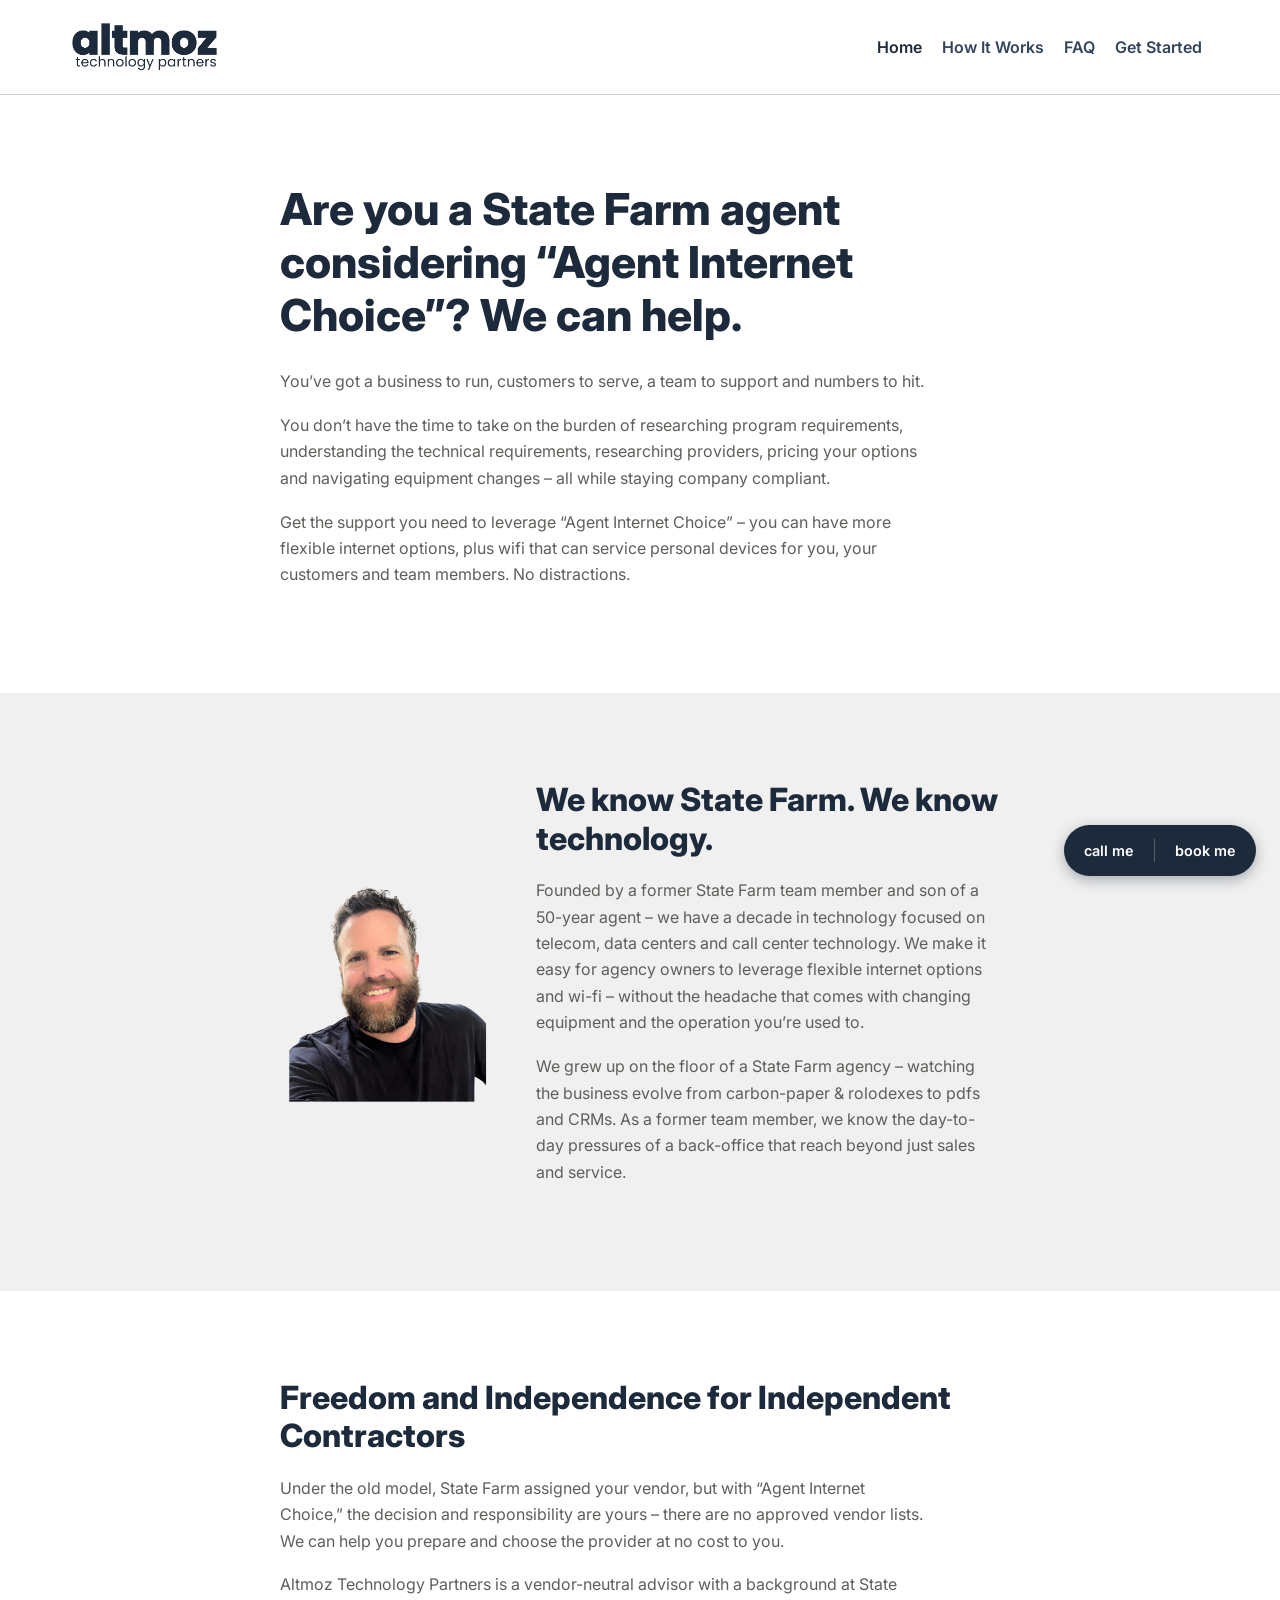
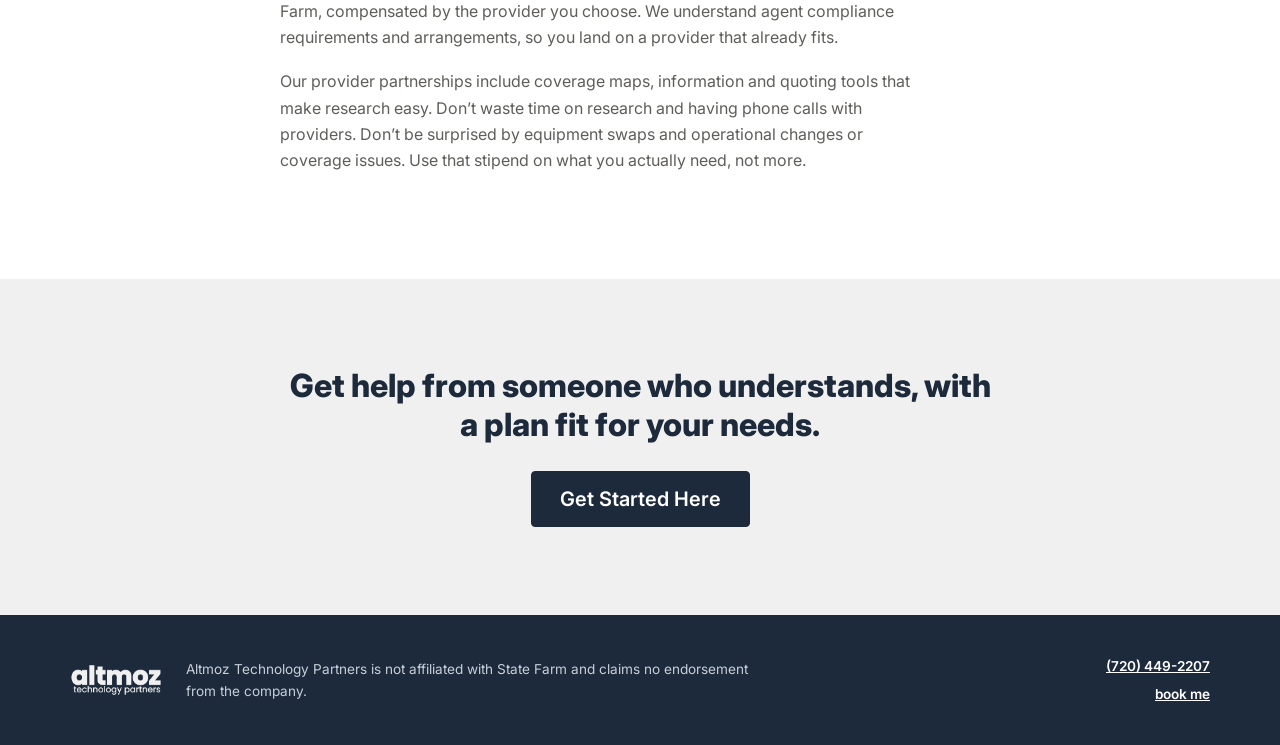
<file: index.html>
<!DOCTYPE html>
<html lang="en">
<head>
  <meta charset="UTF-8">
  <meta name="viewport" content="width=device-width, initial-scale=1.0">
  <title>Altmoz Technology Partners — Agent Internet Choice, Made Easy</title>
  <meta name="description" content="Vendor-neutral technology advisor helping State Farm agents navigate Agent Internet Choice — at no cost to you.">

  <!-- Bootstrap CDN (no build pipeline) -->
  <link href="https://cdn.jsdelivr.net/npm/bootstrap@5.3.3/dist/css/bootstrap.min.css" rel="stylesheet">

  <!-- Inter typeface -->
  <link rel="preconnect" href="https://fonts.googleapis.com">
  <link rel="preconnect" href="https://fonts.gstatic.com" crossorigin>
  <link href="https://fonts.googleapis.com/css2?family=Inter:wght@300;400;600;800&display=swap" rel="stylesheet">

  <link rel="stylesheet" href="css/style.css">

  <!-- favicons -->
  <link rel="icon" type="image/x-icon" href="/favicon.ico">
  <link rel="icon" type="image/png" sizes="32x32" href="/favicon-32x32.png">
  <link rel="icon" type="image/png" sizes="16x16" href="/favicon-16x16.png">
  <link rel="apple-touch-icon" href="/apple-touch-icon.png">

  
</head>
<body>

  <a class="skip-link" href="#main">Skip to main content</a>

  <!-- ============ HEADER / NAV ============ -->
  <header class="site-header">
    <nav class="navbar navbar-expand-md container py-3" aria-label="Main navigation">
      <a class="navbar-brand" href="index.html">
        <img src="images/altmoz-logo-color.png" alt="Altmoz Technology Partners" height="52">
      </a>
      <button class="navbar-toggler" type="button" data-bs-toggle="collapse" data-bs-target="#mainNav" aria-controls="mainNav" aria-expanded="false" aria-label="Toggle navigation">
        <span class="navbar-toggler-icon"></span>
      </button>
      <div class="collapse navbar-collapse justify-content-end" id="mainNav">
        <ul class="navbar-nav gap-1">
          <li class="nav-item"><a class="nav-link active" aria-current="page" href="index.html">Home</a></li>
          <li class="nav-item"><a class="nav-link" href="how-it-works.html">How It Works</a></li>
          <li class="nav-item"><a class="nav-link" href="faq.html">FAQ</a></li>
          <li class="nav-item"><a class="nav-link" href="get-started.html">Get Started</a></li>
        </ul>
      </div>
    </nav>
  </header>

  <main id="main">

    <!-- ============ CHALLENGE ============ -->
    <section class="section">
      <div class="section-inner">
        <h1>Are you a State Farm agent considering &ldquo;Agent Internet Choice&rdquo;? We can help.</h1>
        <p>You&rsquo;ve got a business to run, customers to serve, a team to support and numbers to hit.</p>
        <p>You don&rsquo;t have the time to take on the burden of researching program requirements, understanding the technical requirements, researching providers, pricing your options and navigating equipment changes &ndash; all while staying company compliant.</p>
        <p>Get the support you need to leverage &ldquo;Agent Internet Choice&rdquo; &ndash; you can have more flexible internet options, plus wifi that can service personal devices for you, your customers and team members. No distractions.</p>
      </div>
    </section>

    <!-- ============ CREDIBILITY ============ -->
    <section class="section section-alt">
      <div class="section-inner">
        <div class="row align-items-center g-4 g-md-5">
          <div class="col-md-4">
            <img src="images/founder-headshot.png"
                 alt="Founder of Altmoz Technology Partners"
                 class="img-fluid rounded"
                 style="max-width: 220px;">
          </div>
          <div class="col-md-8">
            <h2>We know State Farm. We know technology.</h2>
            <p>Founded by a former State Farm team member and son of a 50-year agent &ndash; we have a decade in technology focused on telecom, data centers and call center technology. We make it easy for agency owners to leverage flexible internet options and wi-fi &ndash; without the headache that comes with changing equipment and the operation you&rsquo;re used to.</p>
            <p>We grew up on the floor of a State Farm agency &ndash; watching the business evolve from carbon-paper &amp; rolodexes to pdfs and CRMs. As a former team member, we know the day-to-day pressures of a back-office that reach beyond just sales and service.</p>
          </div>
        </div>
      </div>
    </section>

    <!-- ============ OFFER ============ -->
    <section class="section">
      <div class="section-inner">
        <h2>Freedom and Independence for Independent Contractors</h2>
        <p>Under the old model, State Farm assigned your vendor, but with &ldquo;Agent Internet Choice,&rdquo; the decision and responsibility are yours &ndash; there are no approved vendor lists. We can help you prepare and choose the provider at no cost to you.</p>
        <p>Altmoz Technology Partners is a vendor-neutral advisor with a background at State Farm, compensated by the provider you choose. We understand agent compliance requirements and arrangements, so you land on a provider that already fits.</p>
        <p>Our provider partnerships include coverage maps, information and quoting tools that make research easy. Don&rsquo;t waste time on research and having phone calls with providers. Don&rsquo;t be surprised by equipment swaps and operational changes or coverage issues. Use that stipend on what you actually need, not more.</p>
      </div>
    </section>

    <!-- ============ CTA ============ -->
    <section class="section section-alt text-center">
      <div class="section-inner">
        <h2>Get help from someone who understands, with a plan fit for your needs.</h2>
        <a href="get-started.html" class="btn btn-navy btn-lg mt-2">Get Started Here</a>
      </div>
    </section>

  </main>

  <!-- ============ FOOTER ============ -->
  <footer class="site-footer">
    <div class="footer-inner">
      <img src="images/altmoz-logo-white.png" alt="Altmoz Technology Partners" class="footer-logo">
      <p class="footer-disclaimer">
        Altmoz Technology Partners is not affiliated with State Farm and claims no endorsement from the company.
      </p>
      <div class="footer-contact">
        <a href="tel:+17204492207">(720) 449-2207</a>
        <a href="https://calendly.com/peter-altmoz/agent-assessment">book me</a>
      </div>
    </div>
  </footer>

  <div class="contact-badge">
    <a href="tel:+17204492207">call me</a>
    <span class="badge-divider"></span>
    <a href="https://calendly.com/peter-altmoz/agent-assessment">book me</a>
  </div>

  <script src="https://cdn.jsdelivr.net/npm/bootstrap@5.3.3/dist/js/bootstrap.bundle.min.js"></script>
</body>
</html>
</file>
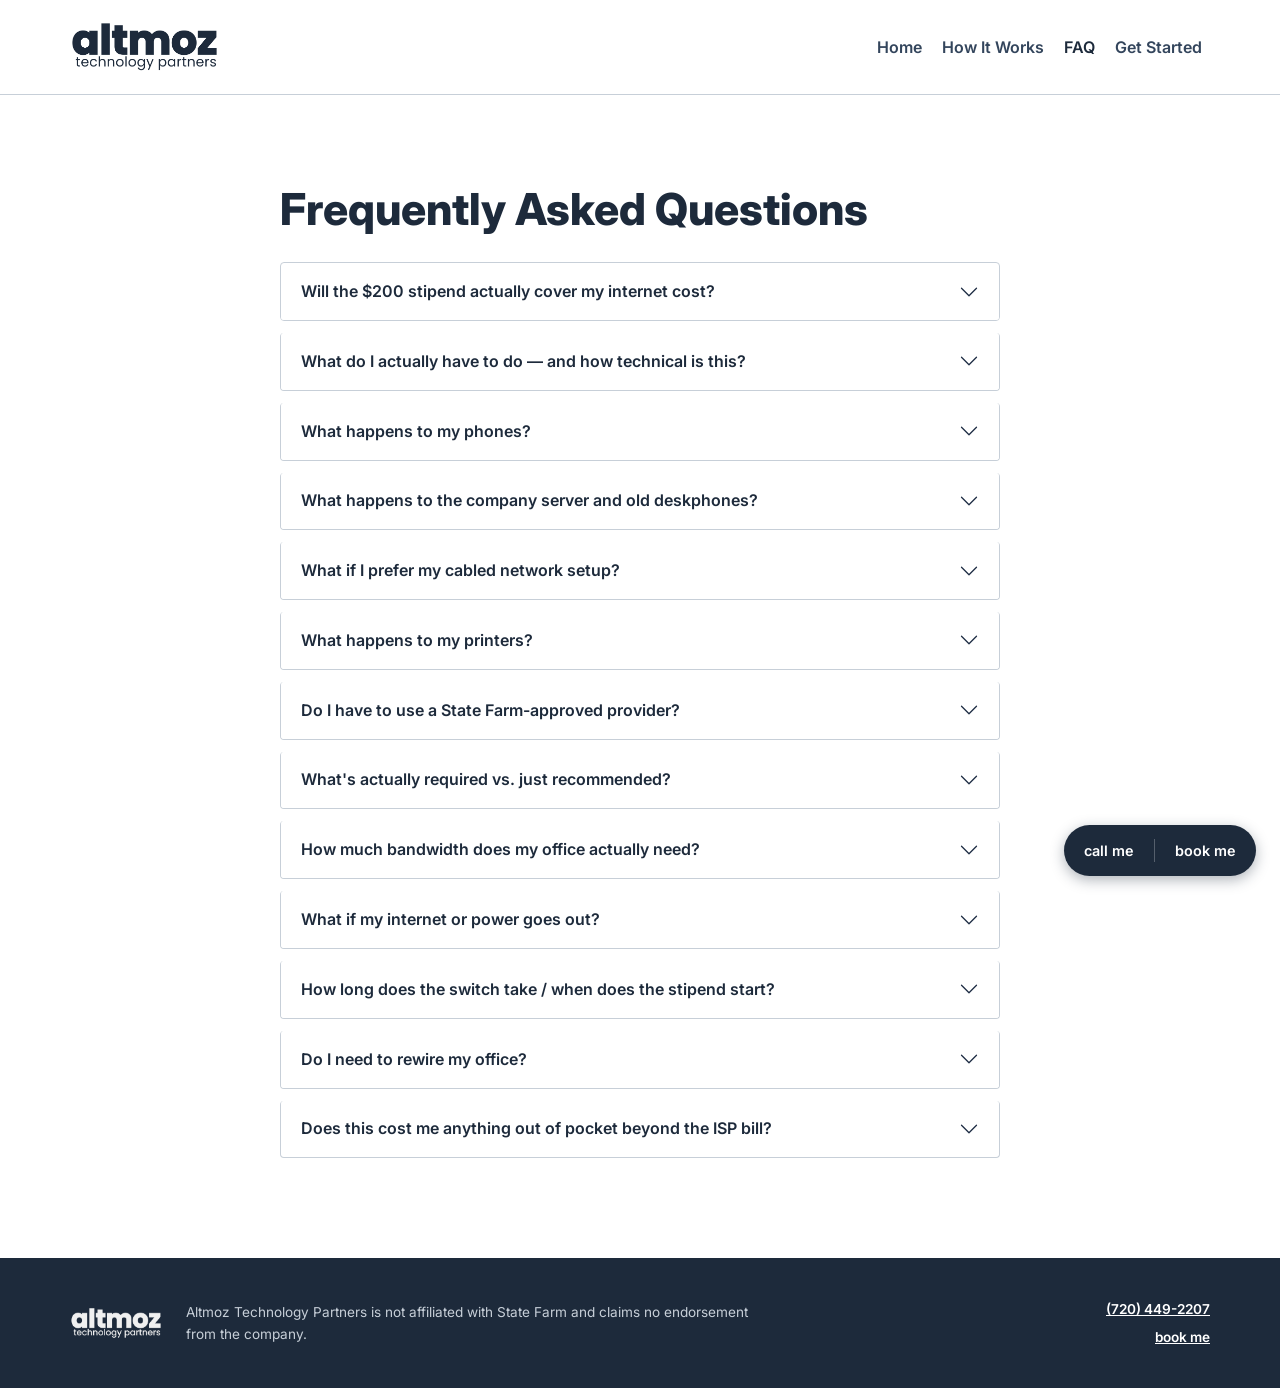
<file: faq.html>
<!DOCTYPE html>
<html lang="en">
<head>
  <meta charset="UTF-8">
  <meta name="viewport" content="width=device-width, initial-scale=1.0">
  <title>FAQ — Altmoz Technology Partners</title>
  <meta name="description" content="Answers to common questions about Agent Choice Internet, the stipend, equipment changes, and how Altmoz Technology Partners helps.">

  <!-- Bootstrap CDN (no build pipeline) -->
  <link href="https://cdn.jsdelivr.net/npm/bootstrap@5.3.3/dist/css/bootstrap.min.css" rel="stylesheet">

  <!-- Inter typeface -->
  <link rel="preconnect" href="https://fonts.googleapis.com">
  <link rel="preconnect" href="https://fonts.gstatic.com" crossorigin>
  <link href="https://fonts.googleapis.com/css2?family=Inter:wght@300;400;600;800&display=swap" rel="stylesheet">

  <link rel="stylesheet" href="css/style.css">

  <!-- favicons -->
  <link rel="icon" type="image/x-icon" href="/favicon.ico">
  <link rel="icon" type="image/png" sizes="32x32" href="/favicon-32x32.png">
  <link rel="icon" type="image/png" sizes="16x16" href="/favicon-16x16.png">
  <link rel="apple-touch-icon" href="/apple-touch-icon.png">

</head>
<body>

  <a class="skip-link" href="#main">Skip to main content</a>

  <!-- ============ HEADER / NAV ============ -->
  <header class="site-header">
    <nav class="navbar navbar-expand-md container py-3" aria-label="Main navigation">
      <a class="navbar-brand" href="index.html">
        <img src="images/altmoz-logo-color.png" alt="Altmoz Technology Partners" height="52">
      </a>
      <button class="navbar-toggler" type="button" data-bs-toggle="collapse" data-bs-target="#mainNav" aria-controls="mainNav" aria-expanded="false" aria-label="Toggle navigation">
        <span class="navbar-toggler-icon"></span>
      </button>
      <div class="collapse navbar-collapse justify-content-end" id="mainNav">
        <ul class="navbar-nav gap-1">
          <li class="nav-item"><a class="nav-link" href="index.html">Home</a></li>
          <li class="nav-item"><a class="nav-link" href="how-it-works.html">How It Works</a></li>
          <li class="nav-item"><a class="nav-link active" aria-current="page" href="faq.html">FAQ</a></li>
          <li class="nav-item"><a class="nav-link" href="get-started.html">Get Started</a></li>
        </ul>
      </div>
    </nav>
  </header>

  <main id="main">

    <!-- ============ FAQ ============ -->
    <section class="section">
      <div class="section-inner">
        <h1>Frequently Asked Questions</h1>

        <div class="accordion" id="faqAccordion">

          <!-- 1 -->
          <div class="accordion-item">
            <h2 class="accordion-header" id="faq-heading-1">
              <button class="accordion-button collapsed" type="button" data-bs-toggle="collapse" data-bs-target="#faq-collapse-1" aria-expanded="false" aria-controls="faq-collapse-1">
                Will the $200 stipend actually cover my internet cost?
              </button>
            </h2>
            <div id="faq-collapse-1" class="accordion-collapse collapse" aria-labelledby="faq-heading-1" data-bs-parent="#faqAccordion">
              <div class="accordion-body">
                <p>This depends on the location and what your office actually needs. Bandwidth, optional backup service, and certain networking equipment impact the price. There are no fees for working with Altmoz Technology Partners, however, potential install costs and agent supplied hardware might require an upfront investment.</p>
                <p>The stipend may fully cover your internet costs, exceed it, or need a modest supplement. While we can’t guarantee the price of your options, we will help you find the option that makes the best use of your stipend. Additional details about the stipend are between State Farm and its agents.</p>
              </div>
            </div>
          </div>

          <!-- 2 -->
          <div class="accordion-item">
            <h2 class="accordion-header" id="faq-heading-2">
              <button class="accordion-button collapsed" type="button" data-bs-toggle="collapse" data-bs-target="#faq-collapse-2" aria-expanded="false" aria-controls="faq-collapse-2">
                What do I actually have to do — and how technical is this?
              </button>
            </h2>
            <div id="faq-collapse-2" class="accordion-collapse collapse" aria-labelledby="faq-heading-2" data-bs-parent="#faqAccordion">
              <div class="accordion-body">
                <p>There is no need for you to become an IT expert with “Agent Choice Internet”. As your Technology Advisor, we handle the research, getting you quotes and help you weigh options – we help you make informed decision, prepare for the transition and avoid any pitfalls.</p>
                <p>Your job is easy – we need a quick intro call and follow-up to talk to review options. We help schedule the install. You will have a few steps internally, but they shouldn’t be hard – after we’ve talk you’ll need to opt-in and coordinate the timing on removal of company-equipment in order to complete the switch.</p>
              </div>
            </div>
          </div>

          <!-- 3 -->
          <div class="accordion-item">
            <h2 class="accordion-header" id="faq-heading-3">
              <button class="accordion-button collapsed" type="button" data-bs-toggle="collapse" data-bs-target="#faq-collapse-3" aria-expanded="false" aria-controls="faq-collapse-3">
                What happens to my phones?
              </button>
            </h2>
            <div id="faq-collapse-3" class="accordion-collapse collapse" aria-labelledby="faq-heading-3" data-bs-parent="#faqAccordion">
              <div class="accordion-body">
                <p>“Agent Choice Internet” comes with extra flexibility. You and your team will be untied from your desk – moving from desk phones to using your own headsets and the software on the computer (This means remote work easier too.). State Farm will work with you on the setup and help you return and eventually replace the existing equipment.</p>
                <p>Agents are responsible for supplying their own headsets. We can advise on compatible headsets that fit your needs, preferences, and budget.</p>
              </div>
            </div>
          </div>

          <!-- 4 -->
          <div class="accordion-item">
            <h2 class="accordion-header" id="faq-heading-4">
              <button class="accordion-button collapsed" type="button" data-bs-toggle="collapse" data-bs-target="#faq-collapse-4" aria-expanded="false" aria-controls="faq-collapse-4">
                What happens to the company server and old deskphones?
              </button>
            </h2>
            <div id="faq-collapse-4" class="accordion-collapse collapse" aria-labelledby="faq-heading-4" data-bs-parent="#faqAccordion">
              <div class="accordion-body">
                <p>There is a brief overlap when your new provider and existing setup will be in the office. State Farm will work with you to confirm you have secure access via your new provider and arrange for the removal and return of company-owned equipment.</p>
                <p>Existing desk phones are not compatible with “Agent Choice Internet”. The transition includes using your computer’s softphone to start, so you won’t need them. You may already be familiar with the computer set-up or are about to discover its convenience and flexibility over hardphones. State Farm can help you get access and confirm when you can remove the phones.</p>
              </div>
            </div>
          </div>

          <!-- 5 -->
          <div class="accordion-item">
            <h2 class="accordion-header" id="faq-heading-5">
              <button class="accordion-button collapsed" type="button" data-bs-toggle="collapse" data-bs-target="#faq-collapse-5" aria-expanded="false" aria-controls="faq-collapse-5">
                What if I prefer my cabled network setup?
              </button>
            </h2>
            <div id="faq-collapse-5" class="accordion-collapse collapse" aria-labelledby="faq-heading-5" data-bs-parent="#faqAccordion">
              <div class="accordion-body">
                <p>Some people like the reliability of wired internet over wi-fi. If that is your preference, you will have access to your existing network cables. Once the company server is removed, they can be plugged into to your new router at the same location. Some offices may require the purchase of a network switch to accommodate the number of cables they need.</p>
              </div>
            </div>
          </div>

          <!-- 6 -->
          <div class="accordion-item">
            <h2 class="accordion-header" id="faq-heading-6">
              <button class="accordion-button collapsed" type="button" data-bs-toggle="collapse" data-bs-target="#faq-collapse-6" aria-expanded="false" aria-controls="faq-collapse-6">
                What happens to my printers?
              </button>
            </h2>
            <div id="faq-collapse-6" class="accordion-collapse collapse" aria-labelledby="faq-heading-6" data-bs-parent="#faqAccordion">
              <div class="accordion-body">
                <p>State Farm may replace some models in the transition process. The company will confirm if your printer needs to be swapped before the switch is completed and provide its replacement. USB connected printers are unaffected by network changes.</p>
              </div>
            </div>
          </div>

          <!-- 7 -->
          <div class="accordion-item">
            <h2 class="accordion-header" id="faq-heading-7">
              <button class="accordion-button collapsed" type="button" data-bs-toggle="collapse" data-bs-target="#faq-collapse-7" aria-expanded="false" aria-controls="faq-collapse-7">
                Do I have to use a State Farm-approved provider?
              </button>
            </h2>
            <div id="faq-collapse-7" class="accordion-collapse collapse" aria-labelledby="faq-heading-7" data-bs-parent="#faqAccordion">
              <div class="accordion-body">
                <p>No. Under the old model, State Farm picked and assigned the vendor, under “Agent Choice Internet” any legitimate that meets basic connection needs is acceptable. “Agent Choice” means you pick, not State Farm, and not us.</p>
                <p>Our role is to help you narrow the options, get the quotes, and explain the tradeoffs – at no cost. The provider decision is entirely up to you – it can be what’s there already another provider in your area.</p>
              </div>
            </div>
          </div>

          <!-- 8 -->
          <div class="accordion-item">
            <h2 class="accordion-header" id="faq-heading-8">
              <button class="accordion-button collapsed" type="button" data-bs-toggle="collapse" data-bs-target="#faq-collapse-8" aria-expanded="false" aria-controls="faq-collapse-8">
                What's actually required vs. just recommended?
              </button>
            </h2>
            <div id="faq-collapse-8" class="accordion-collapse collapse" aria-labelledby="faq-heading-8" data-bs-parent="#faqAccordion">
              <div class="accordion-body">
                <p>You’re likely already enrolled in the first requirement with State Farm regarding phone service. While some offices need additional opt-in, the second requirement for most is a broadband connection. Additional technical details are reasonable performance recommendations but can take a long time to understand. There is no need to spend time understanding the data pipes, router models, mesh networks or switches. We can help you with details that impact you and your area specifically.</p>
                <p>Our goal is to get you the speed, reliability, coverage, support and price that works for you and your office.</p>
              </div>
            </div>
          </div>

          <!-- 9 -->
          <div class="accordion-item">
            <h2 class="accordion-header" id="faq-heading-9">
              <button class="accordion-button collapsed" type="button" data-bs-toggle="collapse" data-bs-target="#faq-collapse-9" aria-expanded="false" aria-controls="faq-collapse-9">
                How much bandwidth does my office actually need?
              </button>
            </h2>
            <div id="faq-collapse-9" class="accordion-collapse collapse" aria-labelledby="faq-heading-9" data-bs-parent="#faqAccordion">
              <div class="accordion-body">
                <p>This depends on how your office works and who is using the wi-fi. Service demands are generally light for small offices and scale up for larger ones. An agency’s operational bandwidth demands aren’t heavy and State Farm has offered some suggestions. There is no need to self-diagnose – bandwidth is one of the details we’ll work out on the assessment call.</p>
              </div>
            </div>
          </div>

          <!-- 10 -->
          <div class="accordion-item">
            <h2 class="accordion-header" id="faq-heading-10">
              <button class="accordion-button collapsed" type="button" data-bs-toggle="collapse" data-bs-target="#faq-collapse-10" aria-expanded="false" aria-controls="faq-collapse-10">
                What if my internet or power goes out?
              </button>
            </h2>
            <div id="faq-collapse-10" class="accordion-collapse collapse" aria-labelledby="faq-heading-10" data-bs-parent="#faqAccordion">
              <div class="accordion-body">
                <p>This is an important consideration. Your risk tolerance and how your agency operates will impact your decision. There are simple fallbacks that cost nothing and service and equipment options to keep your office operating uninterrupted.</p>
              </div>
            </div>
          </div>

          <!-- 11 -->
          <div class="accordion-item">
            <h2 class="accordion-header" id="faq-heading-11">
              <button class="accordion-button collapsed" type="button" data-bs-toggle="collapse" data-bs-target="#faq-collapse-11" aria-expanded="false" aria-controls="faq-collapse-11">
                How long does the switch take / when does the stipend start?
              </button>
            </h2>
            <div id="faq-collapse-11" class="accordion-collapse collapse" aria-labelledby="faq-heading-11" data-bs-parent="#faqAccordion">
              <div class="accordion-body">
                <p>To make the switch official, you’ll need to do a little coordinating with State Farm to confirm your new set-up is ready, and have them remove and return the old equipment. Our goal is to get you switched as quickly and conveniently as possible –with only a brief overlap of service.</p>
                <p>The general process is:<br>
                assessment call → provider research/quotes → agent decision / opt-in → install/cutover coordination.</p>
              </div>
            </div>
          </div>

          <!-- 12 -->
          <div class="accordion-item">
            <h2 class="accordion-header" id="faq-heading-12">
              <button class="accordion-button collapsed" type="button" data-bs-toggle="collapse" data-bs-target="#faq-collapse-12" aria-expanded="false" aria-controls="faq-collapse-12">
                Do I need to rewire my office?
              </button>
            </h2>
            <div id="faq-collapse-12" class="accordion-collapse collapse" aria-labelledby="faq-heading-12" data-bs-parent="#faqAccordion">
              <div class="accordion-body">
                <p>If an office requires it - existing cabling can be re-used. However, for most agents, Wi-fi and mesh systems are sufficient. We may determine larger offices or those with concreate walls will require it. In those cases, the cables at your current server location can be plugged into provider-supplied equipment or an additional network switch that accommodates your size.</p>
              </div>
            </div>
          </div>

          <!-- 13 -->
          <div class="accordion-item">
            <h2 class="accordion-header" id="faq-heading-13">
              <button class="accordion-button collapsed" type="button" data-bs-toggle="collapse" data-bs-target="#faq-collapse-13" aria-expanded="false" aria-controls="faq-collapse-13">
                Does this cost me anything out of pocket beyond the ISP bill?
              </button>
            </h2>
            <div id="faq-collapse-13" class="accordion-collapse collapse" aria-labelledby="faq-heading-13" data-bs-parent="#faqAccordion">
              <div class="accordion-body">
                <p>There are no advisor fees, markups or hidden costs for working with us – Altmoz Technology Partners is compensated by the provider you hire, not you.</p>
                <p>Some agents will have upfront costs on connectivity tools like routers and mesh systems – and some might need to purchase headsets. However, once you’re set up, the out-of-pocket cost will only be the bill from your ISP supplemented by your stipend.</p>
              </div>
            </div>
          </div>

        </div><!-- /accordion -->
      </div>
    </section>

  </main>

  <!-- ============ FOOTER ============ -->
  <footer class="site-footer">
    <div class="footer-inner">
      <img src="images/altmoz-logo-white.png" alt="Altmoz Technology Partners" class="footer-logo">
      <p class="footer-disclaimer">
        Altmoz Technology Partners is not affiliated with State Farm and claims no endorsement from the company.
      </p>
      <div class="footer-contact">
        <a href="tel:+17204492207">(720) 449-2207</a>
        <a href="https://calendly.com/peter-altmoz/agent-assessment">book me</a>
      </div>
    </div>
  </footer>

  <div class="contact-badge">
    <a href="tel:+17204492207">call me</a>
    <span class="badge-divider"></span>
    <a href="https://calendly.com/peter-altmoz/agent-assessment">book me</a>
  </div>

  <script src="https://cdn.jsdelivr.net/npm/bootstrap@5.3.3/dist/js/bootstrap.bundle.min.js"></script>
</body>
</html>
</file>
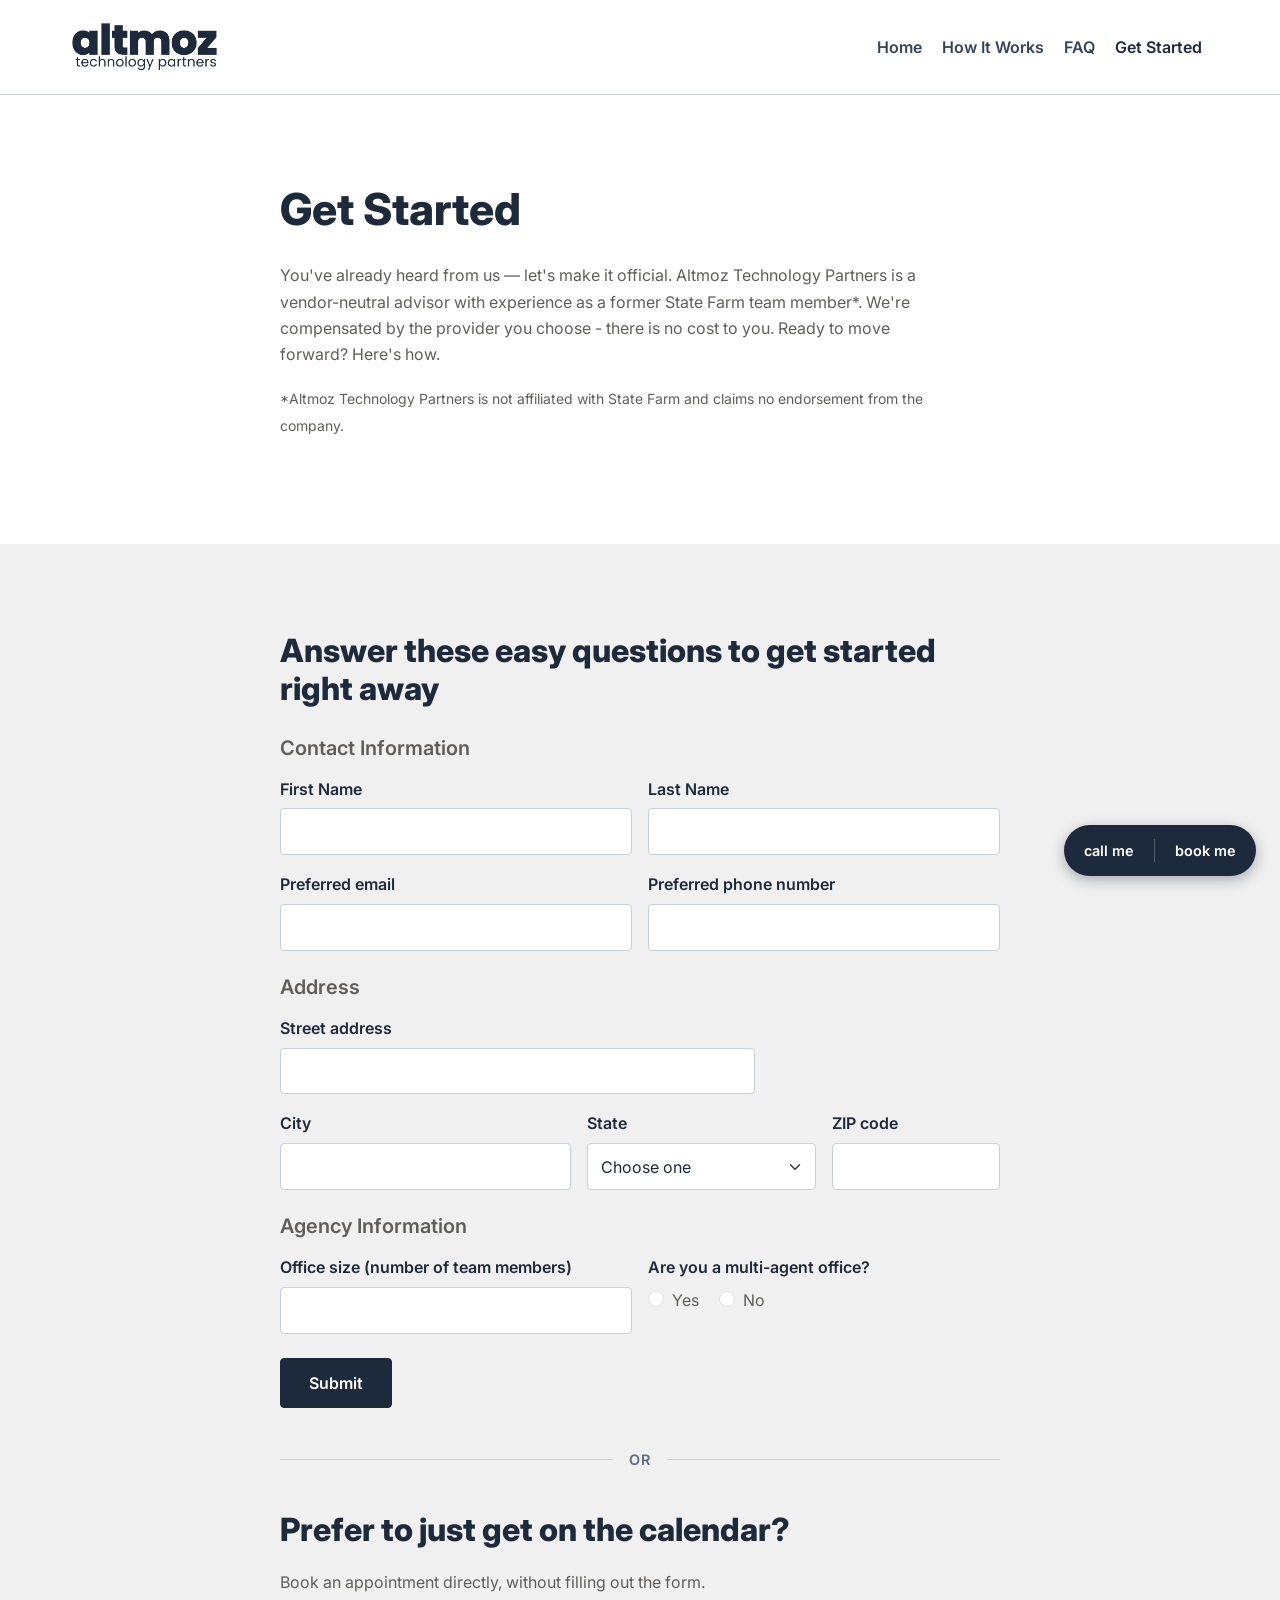
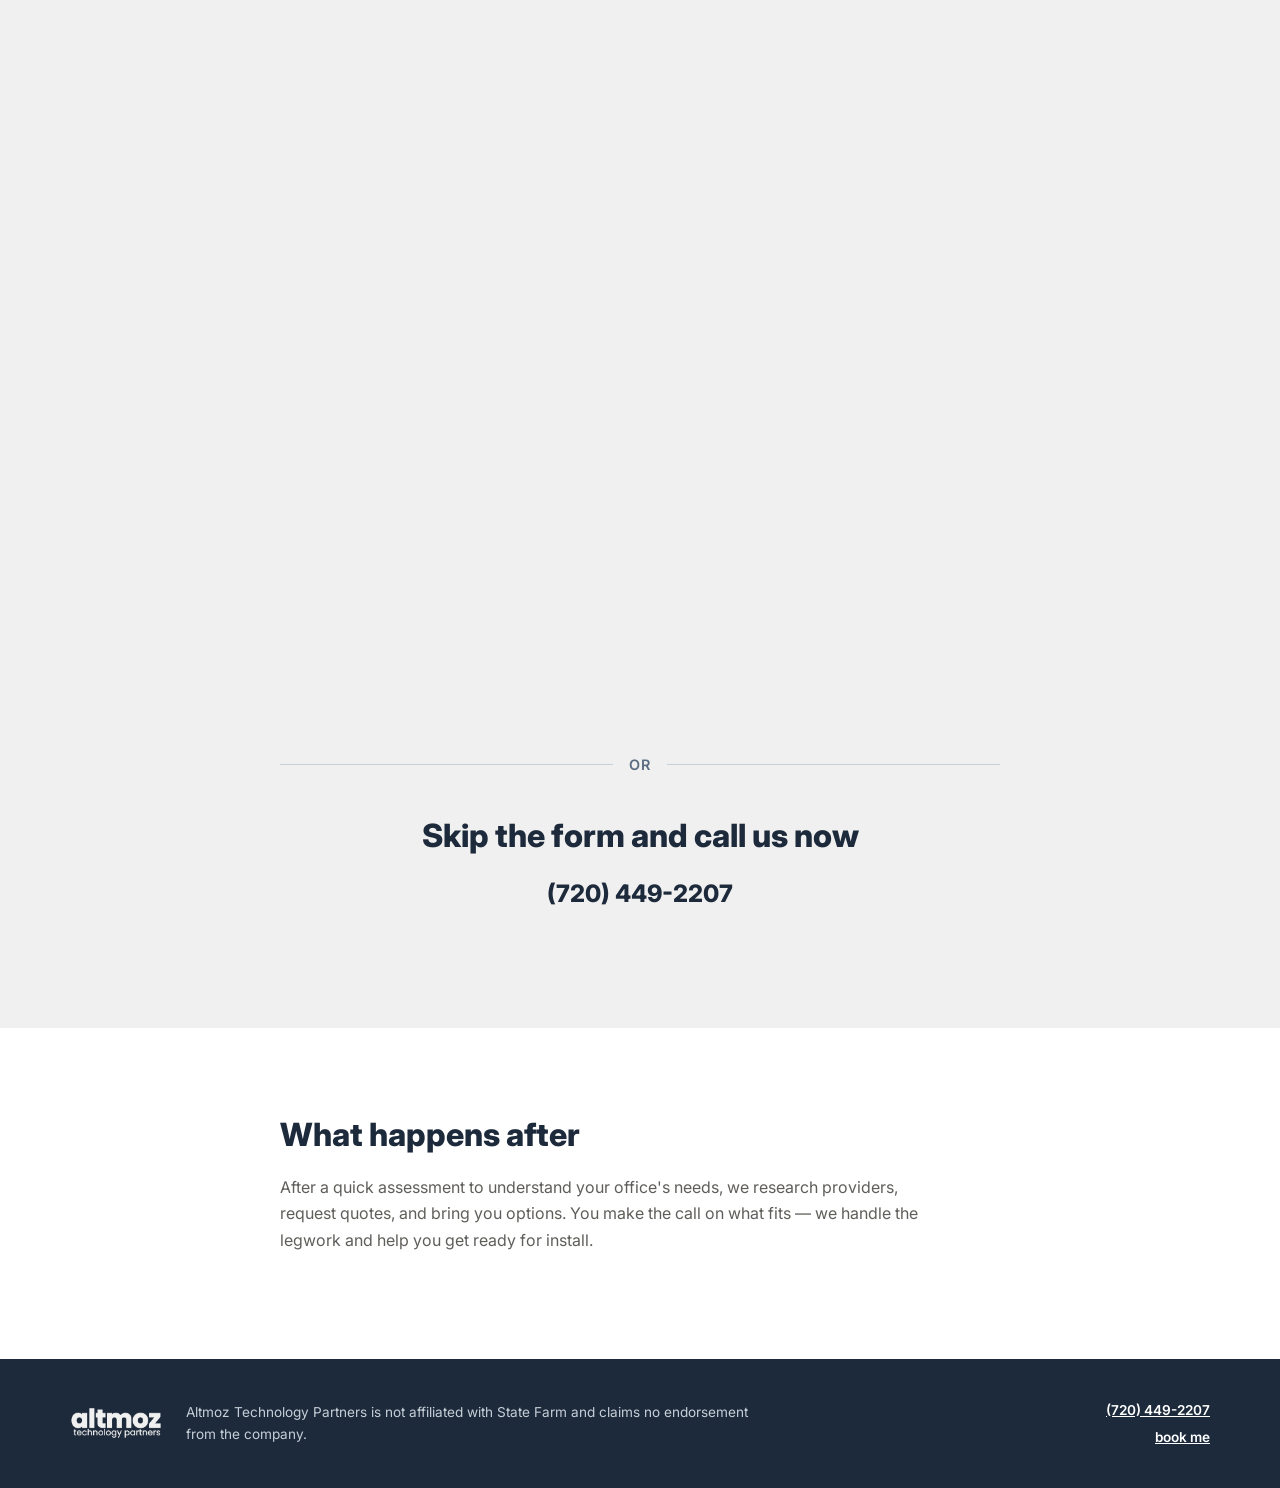
<file: get-started.html>
<!DOCTYPE html>
<html lang="en">
<head>
  <meta charset="UTF-8">
  <meta name="viewport" content="width=device-width, initial-scale=1.0">
  <title>Get Started — Altmoz Technology Partners</title>
  <meta name="description" content="Get started with Altmoz Technology Partners: answer a few quick questions, book a call, or reach us directly.">
 
  <!-- Bootstrap CDN (no build pipeline) -->
  <link href="https://cdn.jsdelivr.net/npm/bootstrap@5.3.3/dist/css/bootstrap.min.css" rel="stylesheet">
 
  <!-- Inter typeface -->
  <link rel="preconnect" href="https://fonts.googleapis.com">
  <link rel="preconnect" href="https://fonts.gstatic.com" crossorigin>
  <link href="https://fonts.googleapis.com/css2?family=Inter:wght@300;400;600;800&display=swap" rel="stylesheet">
 
  <link rel="stylesheet" href="css/style.css">

  <!-- favicons -->
  <link rel="icon" type="image/x-icon" href="/favicon.ico">
  <link rel="icon" type="image/png" sizes="32x32" href="/favicon-32x32.png">
  <link rel="icon" type="image/png" sizes="16x16" href="/favicon-16x16.png">
  <link rel="apple-touch-icon" href="/apple-touch-icon.png">
    
</head>
<body>
 
  <a class="skip-link" href="#main">Skip to main content</a>
 
  <!-- ============ HEADER / NAV ============ -->
  <header class="site-header">
    <nav class="navbar navbar-expand-md container py-3" aria-label="Main navigation">
      <a class="navbar-brand" href="index.html">
        <img src="images/altmoz-logo-color.png" alt="Altmoz Technology Partners" height="52">
      </a>
      <button class="navbar-toggler" type="button" data-bs-toggle="collapse" data-bs-target="#mainNav" aria-controls="mainNav" aria-expanded="false" aria-label="Toggle navigation">
        <span class="navbar-toggler-icon"></span>
      </button>
      <div class="collapse navbar-collapse justify-content-end" id="mainNav">
        <ul class="navbar-nav gap-1">
          <li class="nav-item"><a class="nav-link" href="index.html">Home</a></li>
          <li class="nav-item"><a class="nav-link" href="how-it-works.html">How It Works</a></li>
          <li class="nav-item"><a class="nav-link" href="faq.html">FAQ</a></li>
          <li class="nav-item"><a class="nav-link active" aria-current="page" href="get-started.html">Get Started</a></li>
        </ul>
      </div>
    </nav>
  </header>
 
  <main id="main">
 
    <!-- ============ FRAMING ============ -->
    <section class="section">
      <div class="section-inner">
        <h1>Get Started</h1>
        <p>You've already heard from us — let's make it official. Altmoz Technology Partners is a vendor-neutral advisor with experience as a former State Farm team member*. We're compensated by the provider you choose - there is no cost to you. Ready to move forward? Here's how.</p>
        <p><small>*Altmoz Technology Partners is not affiliated with State Farm and claims no endorsement from the company.</small></p>
      </div>
    </section>
 
    <!-- ============ PRIMARY PATH — FORM ============ -->
    <section class="section section-alt">
      <div class="section-inner">
        <h2>Answer these easy questions to get started right away</h2>
        <div id="contact-form-wrap">
          <form action="https://formspree.io/f/maeyldrv" method="POST" novalidate id="contact-form">

          <!-- Honeypot field — hidden from real users, catches bots -->
          <div class="hp-field" aria-hidden="true">
            <label for="_gotcha">Leave this field blank</label>
            <input type="text" name="_gotcha" id="_gotcha" tabindex="-1" autocomplete="off">
          </div>

          <div class="row g-3">

          <div class="col-12">
            <h5 class="mt-2 mb-0 fw-semibold">Contact Information</h5>
          </div>                  
            <div class="col-12 col-md-6">
              <label for="first-name" class="form-label">First Name</label>
              <input type="text" class="form-control" id="first-name" name="firstname" required>
            </div>

            <div class="col-12 col-md-6">
              <label for="last-name" class="form-label">Last Name</label>
              <input type="text" class="form-control" id="last-name" name="lastname" required>
            </div>            
    
            <div class="col-12 col-md-6">
              <label for="email" class="form-label">Preferred email</label>
              <input type="email" class="form-control" id="email" name="email" required>
            </div>            

            <div class="col-12 col-md-6">
              <label for="phone" class="form-label">Preferred phone number</label>
              <input type="tel" class="form-control" id="phone" name="phone" required>
            </div>

            <div class="col-12">
              <h5 class="mt-2 mb-0 fw-semibold">Address</h5>
            </div>            
            <div class="col-12 col-md-8">
              <label for="street" class="form-label">Street address</label>
              <input type="text" class="form-control" id="street" name="street" required>
            </div>

            <div class="col-12 col-md-5">
              <label for="city" class="form-label">City</label>
              <input type="text" class="form-control" id="city" name="city" required>
            </div>

            <div class="col-12 col-md-4">
              <label for="state" class="form-label">State</label>
              <select class="form-select" id="state" name="state" required>
                <option value="" selected disabled>Choose one</option>
                <option value="AL">Alabama</option>
                <option value="AK">Alaska</option>
                <option value="AZ">Arizona</option>
                <option value="AR">Arkansas</option>
                <option value="CA">California</option>
                <option value="CO">Colorado</option>
                <option value="CT">Connecticut</option>
                <option value="DE">Delaware</option>
                <option value="DC">District of Columbia</option>
                <option value="FL">Florida</option>
                <option value="GA">Georgia</option>
                <option value="HI">Hawaii</option>
                <option value="ID">Idaho</option>
                <option value="IL">Illinois</option>
                <option value="IN">Indiana</option>
                <option value="IA">Iowa</option>
                <option value="KS">Kansas</option>
                <option value="KY">Kentucky</option>
                <option value="LA">Louisiana</option>
                <option value="ME">Maine</option>
                <option value="MD">Maryland</option>
                <option value="MA">Massachusetts</option>
                <option value="MI">Michigan</option>
                <option value="MN">Minnesota</option>
                <option value="MS">Mississippi</option>
                <option value="MO">Missouri</option>
                <option value="MT">Montana</option>
                <option value="NE">Nebraska</option>
                <option value="NV">Nevada</option>
                <option value="NH">New Hampshire</option>
                <option value="NJ">New Jersey</option>
                <option value="NM">New Mexico</option>
                <option value="NY">New York</option>
                <option value="NC">North Carolina</option>
                <option value="ND">North Dakota</option>
                <option value="OH">Ohio</option>
                <option value="OK">Oklahoma</option>
                <option value="OR">Oregon</option>
                <option value="PA">Pennsylvania</option>
                <option value="RI">Rhode Island</option>
                <option value="SC">South Carolina</option>
                <option value="SD">South Dakota</option>
                <option value="TN">Tennessee</option>
                <option value="TX">Texas</option>
                <option value="UT">Utah</option>
                <option value="VT">Vermont</option>
                <option value="VA">Virginia</option>
                <option value="WA">Washington</option>
                <option value="WV">West Virginia</option>
                <option value="WI">Wisconsin</option>
                <option value="WY">Wyoming</option>
              </select>
            </div>

            <div class="col-12 col-md-3">
              <label for="zip" class="form-label">ZIP code</label>
              <input type="text" class="form-control" id="zip" name="zip" inputmode="numeric" pattern="[0-9]{5}" maxlength="5" required>
            </div>

            <div class="col-12">
              <h5 class="mt-2 mb-0 fw-semibold">Agency Information</h5>
            </div>
            <div class="col-12 col-md-6">
              <label for="office-size" class="form-label">Office size (number of team members)</label>
              <input type="number" class="form-control" id="office-size" name="office_size" min="1" required>
            </div>

            <div class="col-12 col-md-6">
              <label class="form-label d-block">Are you a multi-agent office?</label>
              <div class="form-check form-check-inline">
                <input class="form-check-input" type="radio" name="multi_agent" id="multi-agent-yes" value="Yes">
                <label class="form-check-label" for="multi-agent-yes">Yes</label>
              </div>
              <div class="form-check form-check-inline">
                <input class="form-check-input" type="radio" name="multi_agent" id="multi-agent-no" value="No">
                <label class="form-check-label" for="multi-agent-no">No</label>
              </div>
            </div>

          </div>

          <div class="mt-4">
            <button type="submit" class="btn btn-navy">Submit</button>
          </div>
 
          </form>
        </div>
 
        <div class="divider-or">or</div>
 
        <!-- ============ SCHEDULING LINK ============ -->
        <div>
          <h2>Prefer to just get on the calendar?</h2>
          <p>Book an appointment directly, without filling out the form.</p>
 
          <!-- Calendly inline widget begin -->
          <div class="calendly-inline-widget" data-url="https://calendly.com/peter-altmoz/agent-assessment?hide_gdpr_banner=1" data-resize="true" style="min-width:320px;height:700px;"></div>
          <script type="text/javascript" src="https://assets.calendly.com/assets/external/widget.js" async></script>
          <!-- Calendly inline widget end -->
        </div>
 
        <div class="divider-or">or</div>
 
        <!-- ============ PHONE NUMBER ============ -->
        <div class="phone-callout">
          <h2>Skip the form and call us now</h2>
          <p class="phone-number"><a href="tel:+17204492207">(720) 449-2207</a></p>
        </div>
 
      </div>
    </section>
 
    <!-- ============ WHAT HAPPENS AFTER ============ -->
    <section class="section">
      <div class="section-inner">
        <h2>What happens after</h2>
        <p>After a quick assessment to understand your office's needs, we research providers, request quotes, and bring you options. You make the call on what fits — we handle the legwork and help you get ready for install.</p>
      </div>
    </section>
 
  </main>
 
  <!-- ============ FOOTER ============ -->
  <footer class="site-footer">
    <div class="footer-inner">
      <img src="images/altmoz-logo-white.png" alt="Altmoz Technology Partners" class="footer-logo">
      <p class="footer-disclaimer">
        Altmoz Technology Partners is not affiliated with State Farm and claims no endorsement from the company.
      </p>
      <div class="footer-contact">
        <a href="tel:+17204492207">(720) 449-2207</a>
        <a href="https://calendly.com/peter-altmoz/agent-assessment">book me</a>
      </div>
    </div>
  </footer>
 
  <div class="contact-badge">
    <a href="tel:+17204492207">call me</a>
    <span class="badge-divider"></span>
    <a href="https://calendly.com/peter-altmoz/agent-assessment">book me</a>
  </div>
<script>
  function capitalizeName(input) {
    input.addEventListener('input', function (e) {
      const cursorPos = e.target.selectionStart;
      const value = e.target.value;
      const capitalized = value.replace(/(^|\s)([a-z])/g, (match, sep, char) => sep + char.toUpperCase());
      if (capitalized !== value) {
        e.target.value = capitalized;
        e.target.setSelectionRange(cursorPos, cursorPos);
      }
    });
  }
  ['first-name', 'last-name'].forEach(function (id) {
    capitalizeName(document.getElementById(id));
  });
</script>
<script>
  const phoneInput = document.getElementById('phone');
  phoneInput.addEventListener('input', function (e) {
    let digits = e.target.value.replace(/\D/g, '').slice(0, 10);
    let formatted = digits;
    if (digits.length > 6) {
      formatted = `(${digits.slice(0,3)}) ${digits.slice(3,6)}-${digits.slice(6)}`;
    } else if (digits.length > 3) {
      formatted = `(${digits.slice(0,3)}) ${digits.slice(3)}`;
    } else if (digits.length > 0) {
      formatted = `(${digits}`;
    }
    e.target.value = formatted;
  });
</script>
  <script src="https://cdn.jsdelivr.net/npm/bootstrap@5.3.3/dist/js/bootstrap.bundle.min.js"></script>
  <script>
(function () {
  const form = document.getElementById('contact-form');
  const wrap = document.getElementById('contact-form-wrap');

  form.addEventListener('submit', function (e) {
    e.preventDefault();

    const data = new FormData(form);
    const submitBtn = form.querySelector('button[type="submit"]');
    submitBtn.disabled = true;
    submitBtn.textContent = 'Sending...';

    fetch(form.action, {
      method: 'POST',
      body: data,
      headers: { 'Accept': 'application/json' }
    })
      .then((response) => {
        if (response.ok) {
          wrap.innerHTML =
            '<div class="alert alert-success" role="status">' +
            '<h2 class="h4 mb-2">Thanks — you\'re all set.</h2>' +
            '<p class="mb-0">We\'ve got your details and will be in touch shortly.</p>' +
            '</div>';
        } else {
          response.json().then((data) => {
            const msg = (data.errors || [])
              .map((err) => err.message)
              .join(', ') || 'Something went wrong. Please try again or call us.';
            showError(msg);
          }).catch(() => showError('Something went wrong. Please try again or call us.'));
        }
      })
      .catch(() => showError('Network error — please try again or call us.'));

    function showError(msg) {
      submitBtn.disabled = false;
      submitBtn.textContent = 'Submit';
      let alertBox = form.querySelector('.alert-danger');
      if (!alertBox) {
        alertBox = document.createElement('div');
        alertBox.className = 'alert alert-danger mt-3';
        alertBox.setAttribute('role', 'alert');
        form.appendChild(alertBox);
      }
      alertBox.textContent = msg;
    }
  });
})();
</script>
</body>
</html>
</file>
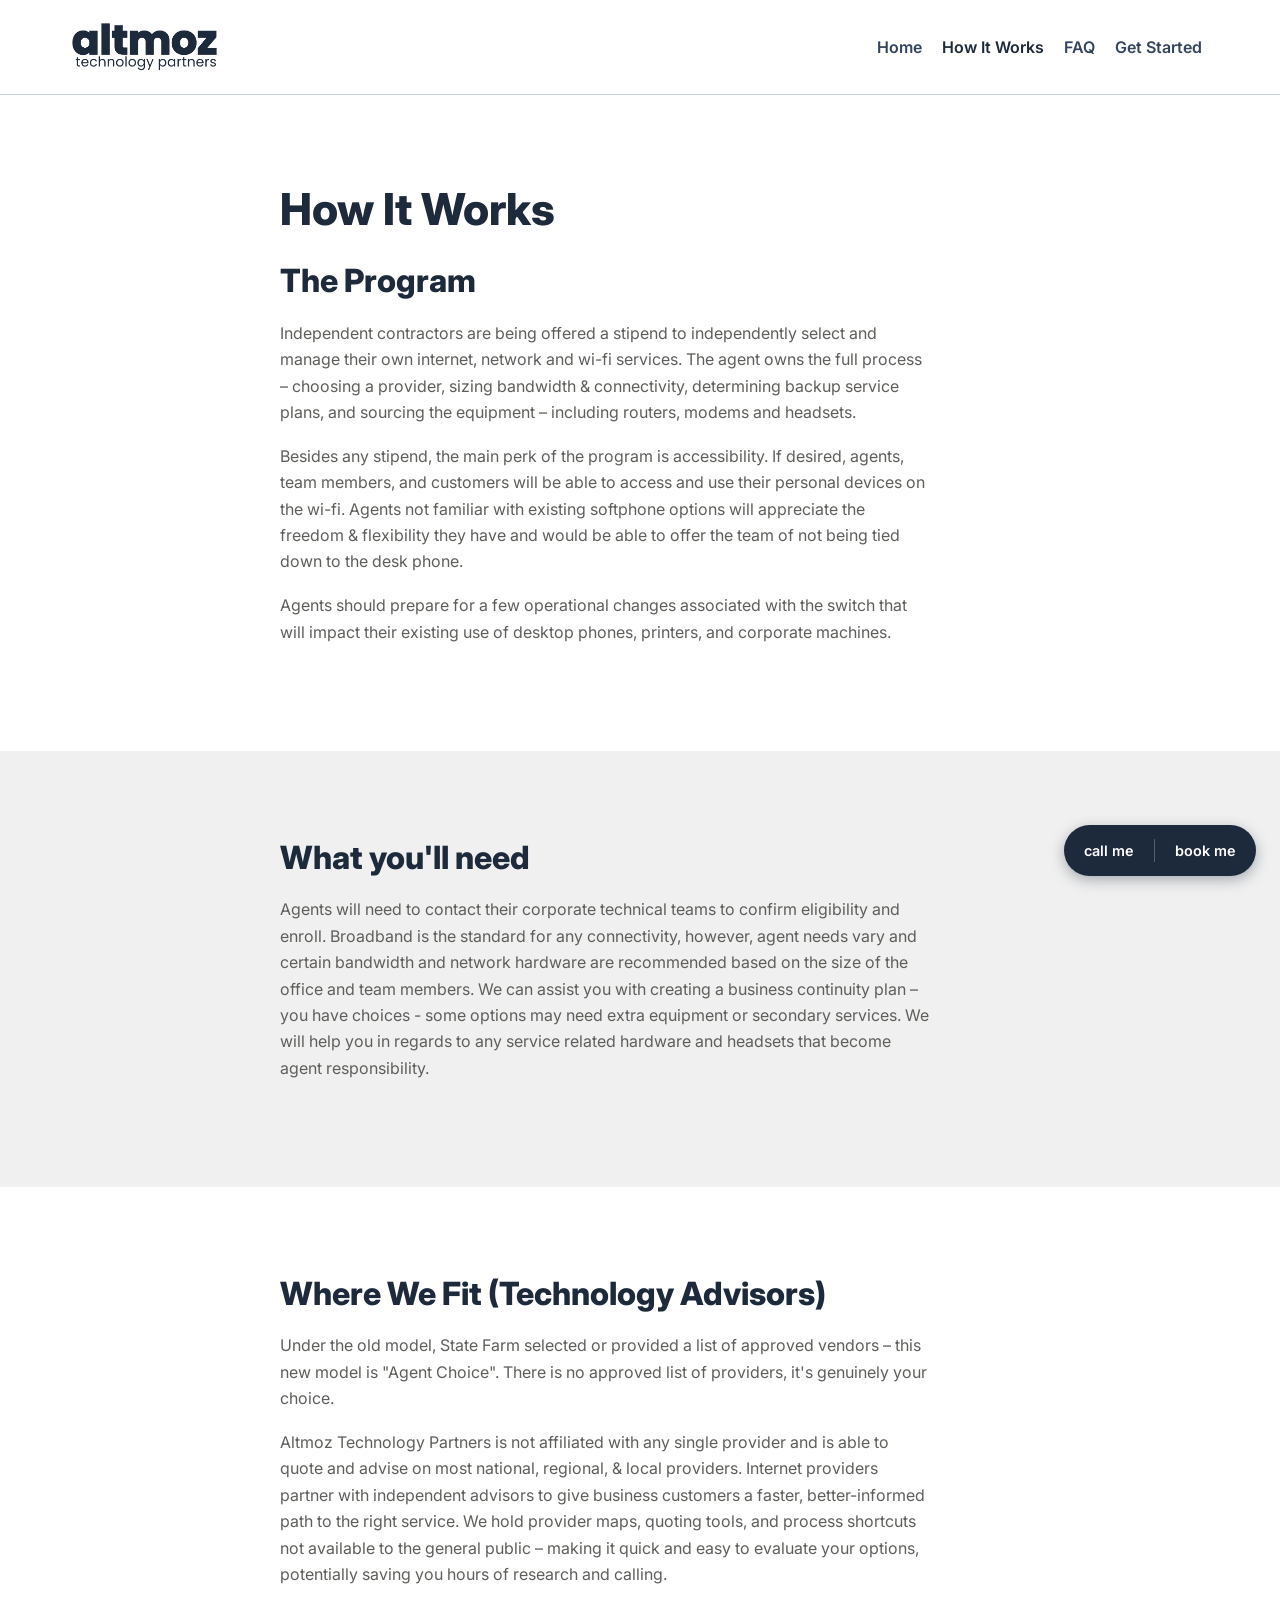
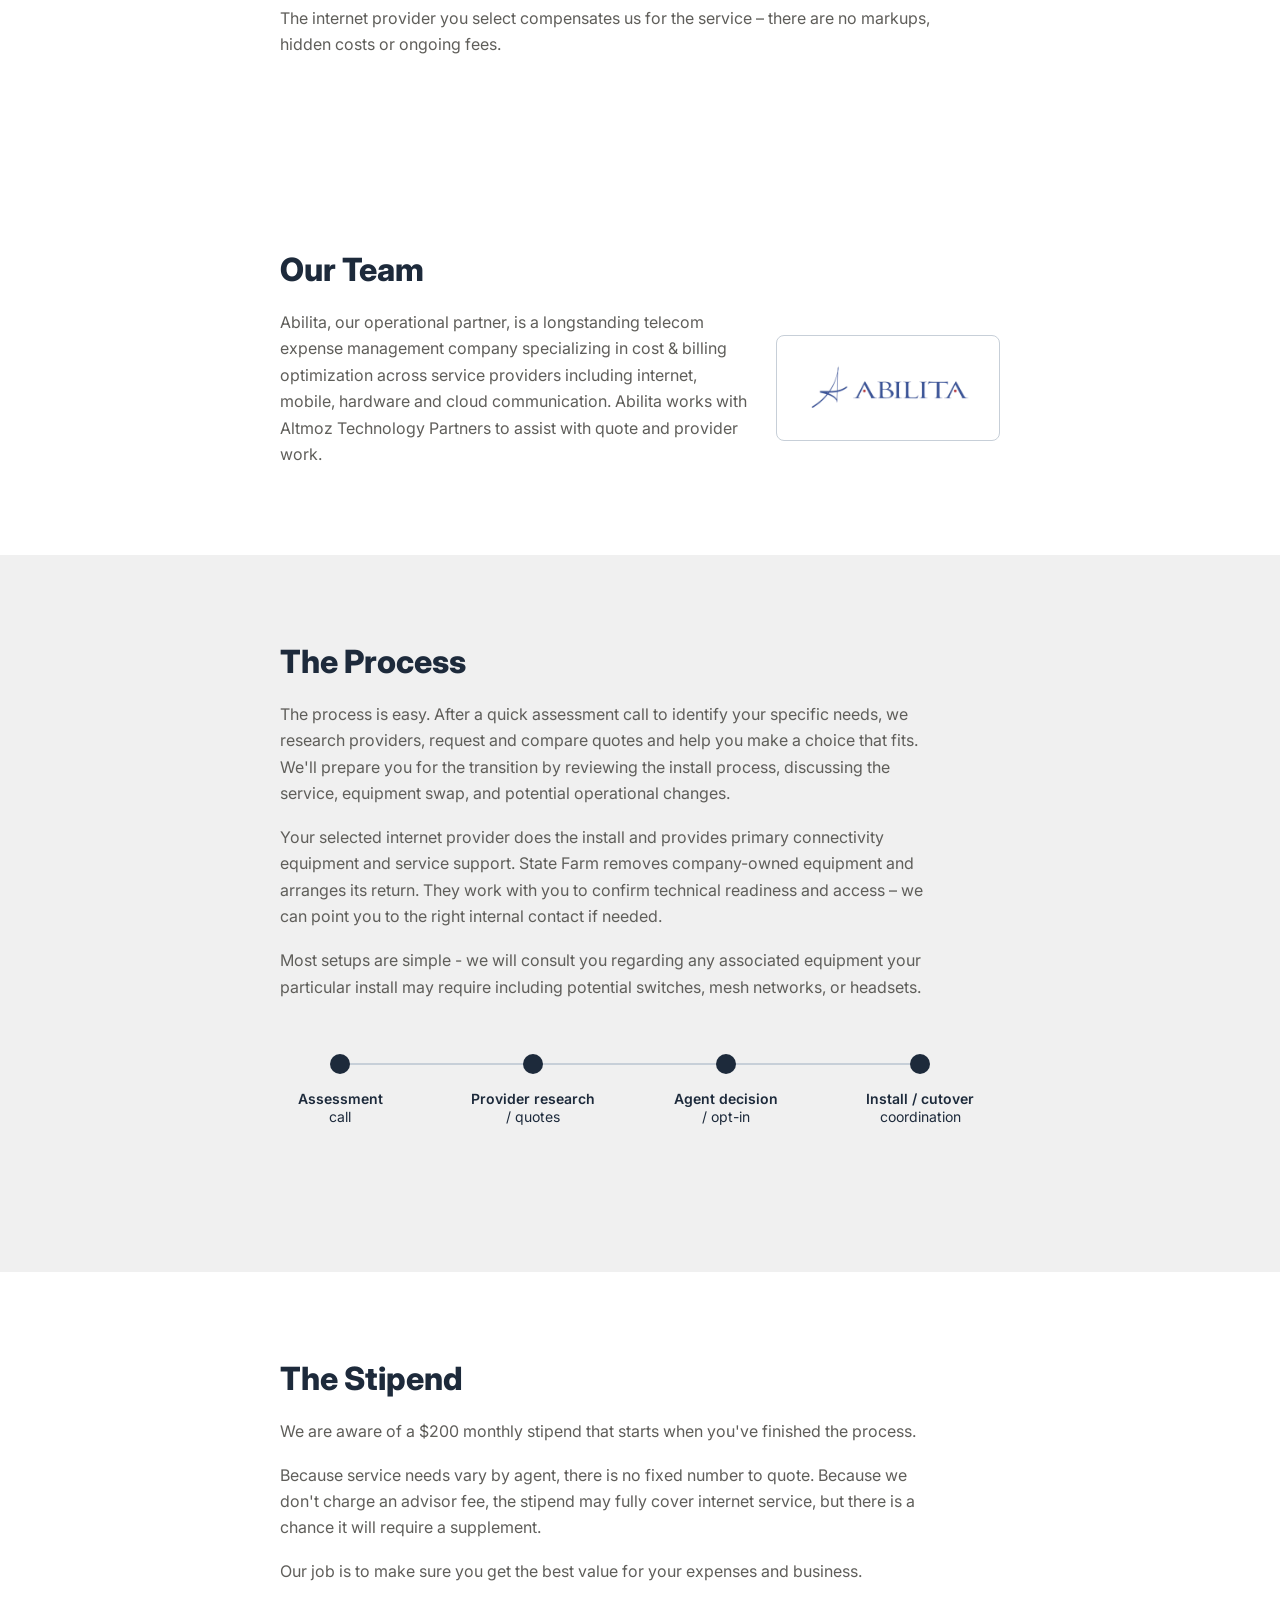
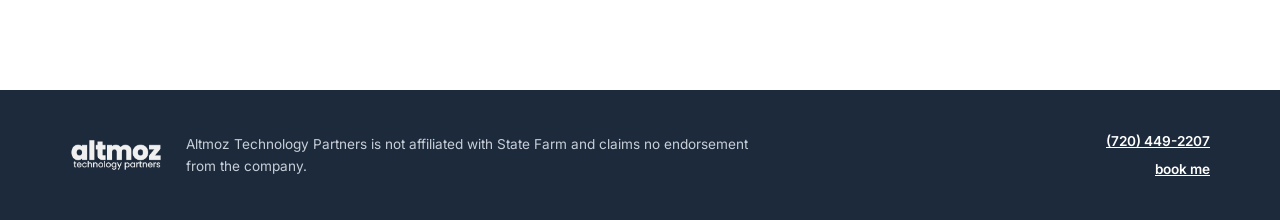
<file: how-it-works.html>
<!DOCTYPE html>
<html lang="en">
<head>
  <meta charset="UTF-8">
  <meta name="viewport" content="width=device-width, initial-scale=1.0">
  <title>How It Works — Altmoz Technology Partners</title>
  <meta name="description" content="How Agent Choice Internet works: the program, what you'll need, where Altmoz Technology Partners fits, our team, the process, and the stipend.">
 
  <!-- Bootstrap CDN (no build pipeline) -->
  <link href="https://cdn.jsdelivr.net/npm/bootstrap@5.3.3/dist/css/bootstrap.min.css" rel="stylesheet">
 
  <!-- Inter typeface -->
  <link rel="preconnect" href="https://fonts.googleapis.com">
  <link rel="preconnect" href="https://fonts.gstatic.com" crossorigin>
  <link href="https://fonts.googleapis.com/css2?family=Inter:wght@300;400;600;800&display=swap" rel="stylesheet">
 
  <link rel="stylesheet" href="css/style.css">

  <!-- favicons -->
  <link rel="icon" type="image/x-icon" href="/favicon.ico">
  <link rel="icon" type="image/png" sizes="32x32" href="/favicon-32x32.png">
  <link rel="icon" type="image/png" sizes="16x16" href="/favicon-16x16.png">
  <link rel="apple-touch-icon" href="/apple-touch-icon.png">

  
</head>
<body>
 
  <a class="skip-link" href="#main">Skip to main content</a>
 
  <!-- ============ HEADER / NAV ============ -->
  <header class="site-header">
    <nav class="navbar navbar-expand-md container py-3" aria-label="Main navigation">
      <a class="navbar-brand" href="index.html">
        <img src="images/altmoz-logo-color.png" alt="Altmoz Technology Partners" height="52">
      </a>
      <button class="navbar-toggler" type="button" data-bs-toggle="collapse" data-bs-target="#mainNav" aria-controls="mainNav" aria-expanded="false" aria-label="Toggle navigation">
        <span class="navbar-toggler-icon"></span>
      </button>
      <div class="collapse navbar-collapse justify-content-end" id="mainNav">
        <ul class="navbar-nav gap-1">
          <li class="nav-item"><a class="nav-link" href="index.html">Home</a></li>
          <li class="nav-item"><a class="nav-link active" aria-current="page" href="how-it-works.html">How It Works</a></li>
          <li class="nav-item"><a class="nav-link" href="faq.html">FAQ</a></li>
          <li class="nav-item"><a class="nav-link" href="get-started.html">Get Started</a></li>
        </ul>
      </div>
    </nav>
  </header>
 
  <main id="main">
 
    <!-- ============ THE PROGRAM ============ -->
    <section class="section">
      <div class="section-inner">
        <h1>How It Works</h1>
        <h2>The Program</h2>
        <p>Independent contractors are being offered a stipend to independently select and manage their own internet, network and wi-fi services. The agent owns the full process – choosing a provider, sizing bandwidth &amp; connectivity, determining backup service plans, and sourcing the equipment – including routers, modems and headsets.</p>
        <p>Besides any stipend, the main perk of the program is accessibility. If desired, agents, team members, and customers will be able to access and use their personal devices on the wi-fi. Agents not familiar with existing softphone options will appreciate the freedom &amp; flexibility they have and would be able to offer the team of not being tied down to the desk phone.</p>
        <p>Agents should prepare for a few operational changes associated with the switch that will impact their existing use of desktop phones, printers, and corporate machines.</p>
      </div>
    </section>
 
    <!-- ============ WHAT YOU'LL NEED ============ -->
    <section class="section section-alt">
      <div class="section-inner">
        <h2>What you'll need</h2>
        <p>Agents will need to contact their corporate technical teams to confirm eligibility and enroll. Broadband is the standard for any connectivity, however, agent needs vary and certain bandwidth and network hardware are recommended based on the size of the office and team members. We can assist you with creating a business continuity plan – you have choices - some options may need extra equipment or secondary services. We will help you in regards to any service related hardware and headsets that become agent responsibility.</p>
      </div>
    </section>
 
    <!-- ============ WHERE WE FIT (TECHNOLOGY ADVISORS) ============ -->
    <section class="section">
      <div class="section-inner">
        <h2>Where We Fit (Technology Advisors)</h2>
        <p>Under the old model, State Farm selected or provided a list of approved vendors – this new model is "Agent Choice". There is no approved list of providers, it's genuinely your choice.</p>
        <p>Altmoz Technology Partners is not affiliated with any single provider and is able to quote and advise on most national, regional, &amp; local providers. Internet providers partner with independent advisors to give business customers a faster, better-informed path to the right service. We hold provider maps, quoting tools, and process shortcuts not available to the general public – making it quick and easy to evaluate your options, potentially saving you hours of research and calling.</p>
        <p>The internet provider you select compensates us for the service – there are no markups, hidden costs or ongoing fees.</p>
      </div>
    </section>
 
    <!-- ============ OUR TEAM ============ -->
    <section class="section">
      <div class="section-inner">
        <h2>Our Team</h2>
        <div class="row align-items-center g-4">
          <div class="col-12 col-md-8">
            <p class="mb-0">Abilita, our operational partner, is a longstanding telecom expense management company specializing in cost &amp; billing optimization across service providers including internet, mobile, hardware and cloud communication. Abilita works with Altmoz Technology Partners to assist with quote and provider work.</p>
          </div>
          <div class="col-12 col-md-4">
            <div class="partner-logo-card">
              <img src="images/abilita-logo.webp" alt="Abilita" class="partner-logo">
            </div>
          </div>
        </div>
      </div>
    </section>
 
    <!-- ============ THE PROCESS ============ -->
    <section class="section section-alt">
      <div class="section-inner">
        <h2>The Process</h2>
        <p>The process is easy. After a quick assessment call to identify your specific needs, we research providers, request and compare quotes and help you make a choice that fits. We'll prepare you for the transition by reviewing the install process, discussing the service, equipment swap, and potential operational changes.</p>
        <p>Your selected internet provider does the install and provides primary connectivity equipment and service support. State Farm removes company-owned equipment and arranges its return. They work with you to confirm technical readiness and access – we can point you to the right internal contact if needed.</p>
        <p>Most setups are simple - we will consult you regarding any associated equipment your particular install may require including potential switches, mesh networks, or headsets.</p>
 
        <!-- Process graphic -->
        <svg class="process-graphic" viewBox="0 0 700 160" xmlns="http://www.w3.org/2000/svg" role="img" aria-label="Process: assessment call, provider research and quotes, agent decision and opt-in, install and cutover coordination">
          <line x1="60" y1="40" x2="640" y2="40" stroke="#C7CFD8" stroke-width="2"/>
 
          <circle cx="60" cy="40" r="10" fill="#1D2A3B"/>
          <text x="60" y="80" text-anchor="middle" font-family="Inter, sans-serif" font-weight="600" font-size="14" fill="#1D2A3B">Assessment</text>
          <text x="60" y="98" text-anchor="middle" font-family="Inter, sans-serif" font-weight="400" font-size="14" fill="#1D2A3B">call</text>
 
          <circle cx="253" cy="40" r="10" fill="#1D2A3B"/>
          <text x="253" y="80" text-anchor="middle" font-family="Inter, sans-serif" font-weight="600" font-size="14" fill="#1D2A3B">Provider research</text>
          <text x="253" y="98" text-anchor="middle" font-family="Inter, sans-serif" font-weight="400" font-size="14" fill="#1D2A3B">/ quotes</text>
 
          <circle cx="446" cy="40" r="10" fill="#1D2A3B"/>
          <text x="446" y="80" text-anchor="middle" font-family="Inter, sans-serif" font-weight="600" font-size="14" fill="#1D2A3B">Agent decision</text>
          <text x="446" y="98" text-anchor="middle" font-family="Inter, sans-serif" font-weight="400" font-size="14" fill="#1D2A3B">/ opt-in</text>
 
          <circle cx="640" cy="40" r="10" fill="#1D2A3B"/>
          <text x="640" y="80" text-anchor="middle" font-family="Inter, sans-serif" font-weight="600" font-size="14" fill="#1D2A3B">Install / cutover</text>
          <text x="640" y="98" text-anchor="middle" font-family="Inter, sans-serif" font-weight="400" font-size="14" fill="#1D2A3B">coordination</text>
        </svg>
      </div>
    </section>
 
    <!-- ============ THE STIPEND ============ -->
    <section class="section">
      <div class="section-inner">
        <h2>The Stipend</h2>
        <p>We are aware of a $200 monthly stipend that starts when you've finished the process.</p>
        <p>Because service needs vary by agent, there is no fixed number to quote. Because we don't charge an advisor fee, the stipend may fully cover internet service, but there is a chance it will require a supplement.</p>
        <p>Our job is to make sure you get the best value for your expenses and business.</p>
      </div>
    </section>
 
  </main>
 
  <!-- ============ FOOTER ============ -->
  <footer class="site-footer">
    <div class="footer-inner">
      <img src="images/altmoz-logo-white.png" alt="Altmoz Technology Partners" class="footer-logo">
      <p class="footer-disclaimer">
        Altmoz Technology Partners is not affiliated with State Farm and claims no endorsement from the company.
      </p>
      <div class="footer-contact">
        <a href="tel:+17204492207">(720) 449-2207</a>
        <a href="https://calendly.com/peter-altmoz/agent-assessment">book me</a>
      </div>
    </div>
  </footer>
 
  <div class="contact-badge">
    <a href="tel:+17204492207">call me</a>
    <span class="badge-divider"></span>
    <a href="https://calendly.com/peter-altmoz/agent-assessment">book me</a>
  </div>

  <script src="https://cdn.jsdelivr.net/npm/bootstrap@5.3.3/dist/js/bootstrap.bundle.min.js"></script>
</body>
</html>
</file>
<file: css/style.css>
/* ==========================================================================
   Altmoz Technology Partners — Shared Styles
   Inter typeface, monochrome navy derived from logo hex #1D2A3B.
   ========================================================================== */
 
:root {
  /* Navy scale — all derived from the exact logo hex, dark to light */
  --navy-900: #1D2A3B; /* logo hex — primary, headings, nav */
  --navy-700: #33455C; /* secondary text on dark, hover states */
  --navy-500: #5A6C82; /* muted headings, links */
  --navy-200: #C7CFD8; /* borders, dividers */
  --navy-050: #F0F0F0; /* section backgrounds */
 
  --body-text: #5F5E5A;
  --bg-white: #FFFFFF;
 
  --font-body: "Inter", -apple-system, BlinkMacSystemFont, "Segoe UI", sans-serif;
 
  --container-max: 720px; /* keeps line lengths readable at long-scroll widths */
}
 
* { box-sizing: border-box; }
 
html { scroll-behavior: smooth; }
 
body {
  font-family: var(--font-body);
  font-weight: 400;
  color: var(--body-text);
  background-color: var(--bg-white);
  line-height: 1.65;
  margin: 0;
}
 
h1, h2, h3, h4 {
  font-family: var(--font-body);
  font-weight: 800;
  color: var(--navy-900);
  line-height: 1.2;
  margin: 0 0 0.6em 0;
}
 
h1 { font-size: clamp(2rem, 4vw, 2.75rem); }
h2 { font-size: clamp(1.5rem, 3vw, 2rem); }
h3 { font-size: 1.25rem; }
 
p { margin: 0 0 1.1em 0; max-width: 65ch; }
 
a { color: var(--navy-700); }
a:hover { color: var(--navy-900); }
 
/* Skip link for keyboard users */
.skip-link {
  position: absolute;
  left: -9999px;
  top: 0;
  background: var(--navy-900);
  color: #fff;
  padding: 0.75em 1.25em;
  z-index: 1000;
}
.skip-link:focus {
  left: 1rem;
  top: 1rem;
}
 
/* Visible keyboard focus everywhere */
a:focus-visible,
button:focus-visible,
input:focus-visible,
select:focus-visible,
textarea:focus-visible,
.accordion-button:focus-visible {
  outline: 3px solid var(--navy-500);
  outline-offset: 2px;
}
 
/* ---- Navbar ---- */
.site-header {
  background-color: var(--bg-white);
  border-bottom: 1px solid var(--navy-200);
}
 
.site-header .navbar-brand {
  font-weight: 800;
  font-size: 1.15rem;
  color: var(--navy-900);
  letter-spacing: -0.01em;
}
 
.site-header .nav-link {
  font-weight: 600;
  color: var(--navy-700);
  padding: 0.5rem 1rem;
}
 
.site-header .nav-link.active,
.site-header .nav-link:hover {
  color: var(--navy-900);
}
 
/* ---- Sections ---- */
.section {
  padding: clamp(3rem, 8vw, 5.5rem) 1.25rem;
}
 
.section-alt {
  background-color: var(--navy-050);
}
 
.section-inner {
  max-width: var(--container-max);
  margin: 0 auto;
}
 
/* ---- Buttons ---- */
.btn-navy {
  background-color: var(--navy-900);
  border: 1px solid var(--navy-900);
  color: #fff;
  font-weight: 600;
  padding: 0.75rem 1.75rem;
  border-radius: 4px;
  transition: background-color 0.15s ease;
}
 
.btn-navy:hover,
.btn-navy:focus {
  background-color: var(--navy-700);
  color: #fff;
}
 
.btn-outline-navy {
  background-color: transparent;
  border: 1px solid var(--navy-900);
  color: var(--navy-900);
  font-weight: 600;
  padding: 0.75rem 1.75rem;
  border-radius: 4px;
  transition: background-color 0.15s ease, color 0.15s ease;
}
 
.btn-outline-navy:hover,
.btn-outline-navy:focus {
  background-color: var(--navy-900);
  color: #fff;
}
 
/* ---- Footer ---- */
.site-footer {
  background-color: var(--navy-900);
  color: var(--navy-200);
  padding: 2.5rem 1.25rem;
}
 
.footer-inner {
  max-width: 1140px;
  margin: 0 auto;
  display: grid;
  grid-template-columns: auto 1fr auto;
  align-items: center;
  gap: 1.5rem;
}
 
.site-footer .footer-disclaimer {
  grid-column: 2;
  justify-self: start;
  text-align: left;
  font-size: 0.85rem;
  color: var(--navy-200);
  margin: 0;
}
 
.site-footer .footer-contact {
  grid-column: 3;
  display: flex;
  flex-direction: column;
  align-items: flex-end;
  gap: 0.3rem;
  font-size: 0.85rem;
  font-weight: 600;
  white-space: nowrap;
}
 
@media (max-width: 767.98px) {
  .footer-inner {
    grid-template-columns: 1fr;
    justify-items: start;
    gap: 1rem;
  }
  .site-footer .footer-contact {
    align-items: flex-start;
  }
}
 
.site-footer a {
  color: #fff;
}
 
.site-footer .footer-logo {
  grid-column: 1;
  justify-self: start;
  height: 32px;
  width: auto;
}
 
/* ---- Accordion (FAQ) ---- */
.accordion-item {
  border: 1px solid var(--navy-200);
  border-radius: 4px !important;
  margin-bottom: 0.75rem;
  overflow: hidden;
}
 
.accordion-button {
  font-family: var(--font-body);
  font-weight: 600;
  color: var(--navy-900);
  background-color: var(--bg-white);
  padding: 1.15rem 1.25rem;
}
 
.accordion-button:not(.collapsed) {
  color: var(--navy-900);
  background-color: var(--navy-050);
  box-shadow: none;
}
 
.accordion-button::after {
  filter: brightness(0) saturate(100%) invert(14%) sepia(24%) saturate(1220%) hue-rotate(178deg) brightness(94%) contrast(92%);
}
 
.accordion-body {
  padding: 0.25rem 1.25rem 1.25rem 1.25rem;
}
 
.accordion-body p:last-child {
  margin-bottom: 0;
}
 
/* ---- Forms (Get Started) ---- */
.form-label {
  font-weight: 600;
  color: var(--navy-900);
  margin-bottom: 0.4rem;
}
 
.form-control,
.form-select {
  border: 1px solid var(--navy-200);
  border-radius: 4px;
  padding: 0.65rem 0.85rem;
  color: var(--navy-900);
}
 
.form-control:focus,
.form-select:focus {
  border-color: var(--navy-500);
  box-shadow: 0 0 0 0.2rem rgba(90, 108, 130, 0.2);
}
 
.form-check-input:checked {
  background-color: var(--navy-900);
  border-color: var(--navy-900);
}
 
.form-check-label {
  color: var(--body-text);
}
 
/* Honeypot field — hidden from real users, left in the DOM for bots */
.hp-field {
  position: absolute;
  left: -9999px;
  top: -9999px;
  opacity: 0;
  height: 0;
  width: 0;
  overflow: hidden;
}
 
.divider-or {
  display: flex;
  align-items: center;
  gap: 1rem;
  margin: 2.5rem 0;
  color: var(--navy-500);
  font-weight: 600;
  font-size: 0.9rem;
  text-transform: uppercase;
  letter-spacing: 0.04em;
}
 
.divider-or::before,
.divider-or::after {
  content: "";
  flex: 1;
  height: 1px;
  background-color: var(--navy-200);
}
 
.phone-callout {
  text-align: center;
}
 
.phone-callout .phone-number {
  font-size: 1.5rem;
  font-weight: 800;
  color: var(--navy-900);
}
 
.phone-callout .phone-number a {
  color: inherit;
  text-decoration: none;
}
 
.phone-callout .phone-number a:hover,
.phone-callout .phone-number a:focus-visible {
  text-decoration: underline;
}
 
/* ---- Process graphic (How It Works) ---- */
.process-graphic {
  width: 100%;
  max-width: 700px;
  height: auto;
  margin-top: 1.5rem;
  display: block;
}
 
/* ---- Partner logo card (Abilita, Our Team) ---- */
.partner-logo-card {
  background-color: var(--bg-white);
  border: 1px solid var(--navy-200);
  border-radius: 8px;
  padding: 1.75rem;
  display: flex;
  align-items: center;
  justify-content: center;
  height: 100%;
}
 
.partner-logo {
  max-width: 220px;
  width: 100%;
  height: auto;
  display: block;
}

/* On mobile the card stacks full-width; cap and center it so the
   small logo doesn't float in an oversized empty box. */
@media (max-width: 767.98px) {
  .partner-logo-card {
    max-width: 280px;
    margin: 0 auto;
  }
}
 
/* ---- Reduced motion ---- */
@media (prefers-reduced-motion: reduce) {
  html { scroll-behavior: auto; }
  * { transition: none !important; animation: none !important; }
}
 
/* ---- Floating contact badge: call + book ---- */
.contact-badge {
  position: fixed;
  bottom: 1.5rem;
  right: 1.5rem;
  display: flex;
  align-items: stretch;
  background-color: var(--navy-900);
  border-radius: 999px;
  box-shadow: 0 4px 14px rgba(29, 42, 59, 0.35);
  overflow: hidden;
  z-index: 999;
}
 
.contact-badge a {
  display: flex;
  align-items: center;
  color: #fff;
  font-family: var(--font-body);
  font-weight: 600;
  font-size: 0.9rem;
  padding: 0.85rem 1.25rem;
  text-decoration: none;
  transition: background-color 0.15s ease;
  white-space: nowrap;
}
 
.contact-badge a:hover,
.contact-badge a:focus-visible {
  background-color: var(--navy-700);
}
 
.contact-badge .badge-divider {
  width: 1px;
  align-self: center;
  height: 1.4rem;
  background-color: rgba(255, 255, 255, 0.25);
}
</file>
